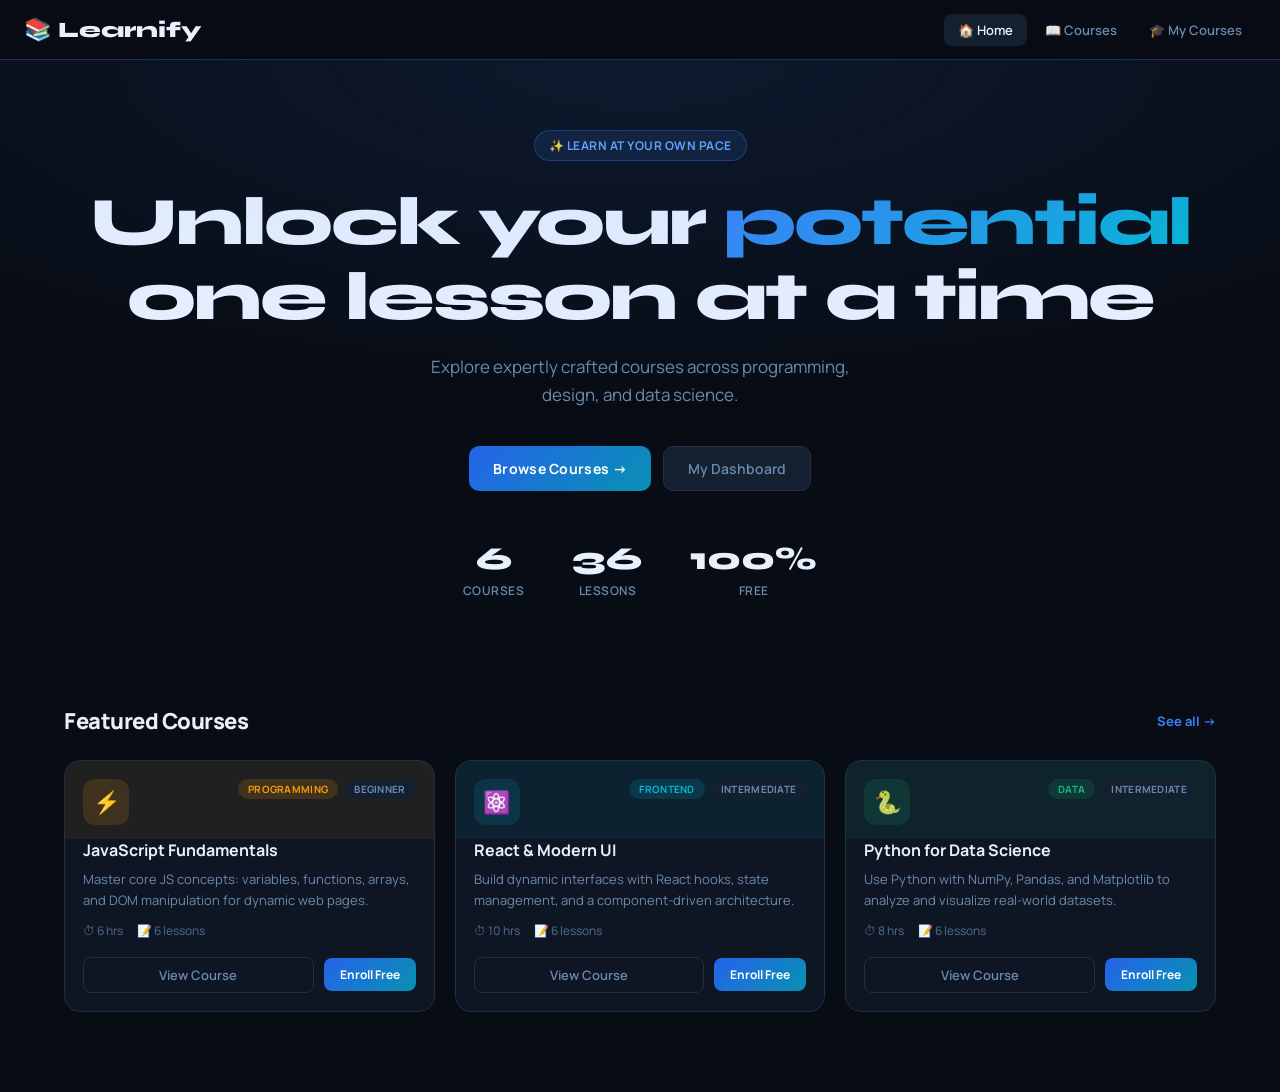
<file: index.html>
<!DOCTYPE html>
<html lang="en">
<head>
<meta charset="UTF-8"/>
<meta name="viewport" content="width=device-width, initial-scale=1.0"/>
<title>Learnify — Online Learning Platform</title>
<link href="https://fonts.googleapis.com/css2?family=Syne:wght@400;600;700;800&family=Manrope:wght@400;500;600;700&display=swap" rel="stylesheet"/>
<style>
  :root {
    --bg: #080c14;
    --surface: #0e1623;
    --surface2: #142030;
    --border: #1e2f47;
    --text: #e8f0fe;
    --muted: #6b8aad;
    --accent: #3b82f6;
    --accent2: #06b6d4;
    --green: #10b981;
    --yellow: #f59e0b;
    --pink: #ec4899;
    --purple: #8b5cf6;
    --orange: #f97316;
  }
  * { box-sizing: border-box; margin: 0; padding: 0; }
  body {
    background: var(--bg);
    color: var(--text);
    font-family: 'Manrope', sans-serif;
    min-height: 100vh;
    overflow-x: hidden;
  }
  h1,h2,h3,h4 { font-family: 'Syne', sans-serif; }

  /* NAV */
  nav {
    position: sticky; top: 0; z-index: 200;
    background: rgba(8,12,20,0.88);
    backdrop-filter: blur(16px);
    border-bottom: 1px solid var(--border);
    padding: 0 24px; height: 60px;
    display: flex; align-items: center; justify-content: space-between;
    max-width: 100%;
  }
  .logo {
    font-family: 'Syne', sans-serif;
    font-size: 22px; font-weight: 800;
    color: var(--text); cursor: pointer;
    display: flex; align-items: center; gap: 8px;
    border: none; background: none;
  }
  .nav-links { display: flex; gap: 4px; }
  .nav-btn {
    background: none; border: none; cursor: pointer;
    color: var(--muted); font-size: 13px; font-weight: 600;
    padding: 7px 14px; border-radius: 8px;
    font-family: 'Manrope', sans-serif;
    transition: all 0.15s; position: relative;
  }
  .nav-btn:hover { color: var(--text); background: var(--surface); }
  .nav-btn.active { color: var(--text); background: var(--surface2); }
  .enroll-count {
    background: var(--accent); color: #fff;
    font-size: 10px; font-weight: 800;
    border-radius: 100px; padding: 1px 6px;
    margin-left: 4px;
  }

  /* PAGES */
  .page { display: none; }
  .page.active { display: block; animation: fadeUp 0.22s ease both; }
  @keyframes fadeUp {
    from { opacity: 0; transform: translateY(10px); }
    to   { opacity: 1; transform: translateY(0); }
  }
  .container { max-width: 1200px; margin: 0 auto; padding: 40px 24px 80px; }

  /* ── BREADCRUMB / BACK BAR ── */
  .page-topbar {
    width: 100%;
    background: rgba(14,22,35,0.7);
    border-bottom: 1px solid var(--border);
    backdrop-filter: blur(8px);
    padding: 0 24px;
    height: 44px;
    display: flex;
    align-items: center;
  }
  .breadcrumb {
    display: flex;
    align-items: center;
    gap: 0;
    font-size: 12px;
    font-weight: 600;
    color: var(--muted);
    list-style: none;
    max-width: 1200px;
    margin: 0 auto;
    width: 100%;
  }
  .breadcrumb li { display: flex; align-items: center; }
  .breadcrumb li + li::before {
    content: '›';
    margin: 0 8px;
    color: #2a4060;
    font-size: 14px;
    font-weight: 400;
  }
  .breadcrumb .bc-link {
    background: none; border: none; cursor: pointer;
    color: var(--muted); font-size: 12px; font-weight: 600;
    font-family: 'Manrope', sans-serif;
    padding: 4px 8px; border-radius: 6px;
    transition: all 0.15s;
    display: flex; align-items: center; gap: 5px;
    text-decoration: none;
  }
  .breadcrumb .bc-link:hover {
    color: var(--accent);
    background: rgba(59,130,246,0.08);
  }
  .breadcrumb .bc-current {
    color: var(--text);
    font-weight: 700;
    padding: 4px 8px;
    white-space: nowrap;
    overflow: hidden;
    text-overflow: ellipsis;
    max-width: 260px;
  }

  /* BACK BUTTON (detail page hero style) */
  .back-fab {
    display: inline-flex; align-items: center; gap: 8px;
    background: var(--surface);
    border: 1px solid var(--border);
    border-radius: 10px;
    color: var(--muted);
    font-size: 13px; font-weight: 700;
    font-family: 'Manrope', sans-serif;
    cursor: pointer;
    padding: 8px 16px;
    margin-bottom: 28px;
    transition: all 0.18s;
  }
  .back-fab:hover {
    color: var(--text);
    border-color: var(--accent);
    background: rgba(59,130,246,0.07);
    transform: translateX(-2px);
  }
  .back-fab .arrow {
    display: inline-flex; align-items: center; justify-content: center;
    width: 20px; height: 20px; border-radius: 6px;
    background: var(--surface2);
    font-size: 14px;
    transition: transform 0.18s;
  }
  .back-fab:hover .arrow { transform: translateX(-2px); }

  /* HERO */
  .hero {
    text-align: center;
    padding: 70px 24px 50px;
    position: relative;
    overflow: hidden;
  }
  .hero::before {
    content: '';
    position: absolute; inset: 0;
    background: radial-gradient(ellipse 80% 60% at 50% 0%, rgba(59,130,246,0.12), transparent);
    pointer-events: none;
  }
  .hero-badge {
    display: inline-flex; align-items: center; gap: 6px;
    background: rgba(59,130,246,0.12);
    border: 1px solid rgba(59,130,246,0.3);
    color: #60a5fa; font-size: 12px; font-weight: 700;
    padding: 6px 14px; border-radius: 100px; margin-bottom: 24px;
    letter-spacing: 0.5px; text-transform: uppercase;
  }
  .hero h1 {
    font-size: clamp(38px,6vw,68px);
    font-weight: 800; line-height: 1.1;
    letter-spacing: -2px; margin-bottom: 18px;
    color: var(--text);
  }
  .hero h1 span {
    background: linear-gradient(135deg, #3b82f6, #06b6d4);
    -webkit-background-clip: text; -webkit-text-fill-color: transparent;
  }
  .hero p {
    color: var(--muted); font-size: 17px;
    max-width: 460px; margin: 0 auto 36px; line-height: 1.7;
  }
  .hero-actions { display: flex; gap: 12px; justify-content: center; flex-wrap: wrap; margin-bottom: 48px; }
  .hero-stats { display: flex; gap: 48px; justify-content: center; }
  .stat-item { text-align: center; }
  .stat-num { display: block; font-family: 'Syne', sans-serif; font-size: 32px; font-weight: 800; color: var(--text); }
  .stat-lbl { font-size: 12px; color: var(--muted); font-weight: 600; text-transform: uppercase; letter-spacing: 0.5px; }

  /* BUTTONS */
  .btn-primary {
    background: linear-gradient(135deg, #2563eb, #0891b2);
    color: #fff; border: none; cursor: pointer;
    padding: 12px 24px; border-radius: 10px;
    font-weight: 700; font-size: 14px;
    font-family: 'Manrope', sans-serif;
    transition: opacity 0.15s, transform 0.15s;
    letter-spacing: 0.3px;
  }
  .btn-primary:hover { opacity: 0.9; transform: translateY(-1px); }
  .btn-ghost {
    background: var(--surface2); color: var(--muted);
    border: 1px solid var(--border); cursor: pointer;
    padding: 12px 24px; border-radius: 10px;
    font-weight: 600; font-size: 14px;
    font-family: 'Manrope', sans-serif;
    transition: all 0.15s;
  }
  .btn-ghost:hover { color: var(--text); border-color: var(--accent); }
  .btn-outline {
    background: none; color: var(--muted);
    border: 1px solid var(--border); cursor: pointer;
    padding: 8px 16px; border-radius: 8px;
    font-weight: 600; font-size: 13px;
    font-family: 'Manrope', sans-serif;
    transition: all 0.15s; flex: 1;
  }
  .btn-outline:hover { color: var(--text); border-color: var(--muted); }
  .btn-sm {
    background: linear-gradient(135deg, #2563eb, #0891b2);
    color: #fff; border: none; cursor: pointer;
    padding: 8px 16px; border-radius: 8px;
    font-weight: 700; font-size: 12px;
    font-family: 'Manrope', sans-serif;
    transition: opacity 0.15s;
  }
  .btn-sm:hover { opacity: 0.85; }
  .enrolled-tag { color: var(--green); font-size: 13px; font-weight: 700; }
  .btn-unenroll {
    background: rgba(239,68,68,0.08); color: #f87171;
    border: 1px solid rgba(239,68,68,0.25); cursor: pointer;
    padding: 7px 14px; border-radius: 8px;
    font-weight: 700; font-size: 12px;
    font-family: 'Manrope', sans-serif;
    transition: all 0.15s;
  }
  .btn-unenroll:hover { background: rgba(239,68,68,0.18); border-color: #f87171; color: #fff; }
  /* Confirm modal */
  .modal-overlay {
    position: fixed; inset: 0; z-index: 1000;
    background: rgba(0,0,0,0.6); backdrop-filter: blur(4px);
    display: flex; align-items: center; justify-content: center;
    opacity: 0; pointer-events: none; transition: opacity 0.2s;
  }
  .modal-overlay.show { opacity: 1; pointer-events: all; }
  .modal {
    background: var(--surface); border: 1px solid var(--border);
    border-radius: 18px; padding: 32px 28px; max-width: 360px; width: 90%;
    text-align: center; transform: scale(0.95); transition: transform 0.2s;
  }
  .modal-overlay.show .modal { transform: scale(1); }
  .modal-icon { font-size: 40px; margin-bottom: 14px; }
  .modal-title { font-family: 'Syne', sans-serif; font-size: 20px; font-weight: 800; color: var(--text); margin-bottom: 8px; }
  .modal-desc { color: var(--muted); font-size: 14px; line-height: 1.6; margin-bottom: 24px; }
  .modal-actions { display: flex; gap: 10px; }
  .modal-cancel {
    flex: 1; background: var(--surface2); color: var(--muted);
    border: 1px solid var(--border); border-radius: 10px;
    padding: 11px; font-weight: 700; font-size: 14px;
    font-family: 'Manrope', sans-serif; cursor: pointer; transition: all 0.15s;
  }
  .modal-cancel:hover { color: var(--text); }
  .modal-confirm {
    flex: 1; background: rgba(239,68,68,0.12); color: #f87171;
    border: 1px solid rgba(239,68,68,0.3); border-radius: 10px;
    padding: 11px; font-weight: 700; font-size: 14px;
    font-family: 'Manrope', sans-serif; cursor: pointer; transition: all 0.15s;
  }
  .modal-confirm:hover { background: rgba(239,68,68,0.25); color: #fff; }

  /* SECTION */
  .section { margin-top: 56px; }
  .section-header { display: flex; justify-content: space-between; align-items: center; margin-bottom: 24px; }
  .section-title { font-size: 22px; font-weight: 800; color: var(--text); letter-spacing: -0.5px; }
  .see-all { background: none; border: none; cursor: pointer; color: var(--accent); font-size: 13px; font-weight: 700; font-family: 'Manrope', sans-serif; }

  /* GRID */
  .grid-3 { display: grid; grid-template-columns: repeat(auto-fill, minmax(300px, 1fr)); gap: 20px; }

  /* COURSE CARD */
  .card {
    background: var(--surface);
    border: 1px solid var(--border);
    border-radius: 16px; overflow: hidden;
    display: flex; flex-direction: column;
    transition: transform 0.2s, border-color 0.2s, box-shadow 0.2s;
  }
  .card:hover {
    transform: translateY(-3px);
    border-color: rgba(59,130,246,0.3);
    box-shadow: 0 12px 40px rgba(0,0,0,0.3);
  }
  .card-top {
    padding: 18px 18px 14px;
    display: flex; justify-content: space-between; align-items: flex-start;
  }
  .emoji-box {
    width: 46px; height: 46px; border-radius: 12px;
    display: flex; align-items: center; justify-content: center;
    font-size: 22px; flex-shrink: 0;
  }
  .card-badges { display: flex; gap: 6px; flex-wrap: wrap; }
  .badge {
    font-size: 10px; font-weight: 700;
    padding: 3px 10px; border-radius: 100px;
    letter-spacing: 0.3px; text-transform: uppercase;
  }
  .badge-gray { background: var(--surface2); color: var(--muted); }
  .card-body { padding: 0 18px 18px; flex: 1; display: flex; flex-direction: column; }
  .card-title { font-size: 16px; font-weight: 700; color: var(--text); margin-bottom: 8px; }
  .card-desc { color: var(--muted); font-size: 13px; line-height: 1.55; margin-bottom: 12px; flex: 1; }
  .card-meta { display: flex; gap: 14px; color: #4a6380; font-size: 12px; font-weight: 500; margin-bottom: 4px; }
  .card-actions { display: flex; gap: 10px; align-items: center; margin-top: 14px; }

  /* PROGRESS */
  .prog-bar { height: 6px; background: var(--surface2); border-radius: 100px; overflow: hidden; margin-top: 10px; }
  .prog-fill { height: 100%; border-radius: 100px; transition: width 0.4s ease; }
  .prog-label { font-size: 11px; color: var(--muted); margin-top: 4px; }

  /* PAGE HEADER */
  .page-header { margin-bottom: 32px; }
  .page-title { font-size: 34px; font-weight: 800; letter-spacing: -1px; color: var(--text); margin-bottom: 6px; }
  .page-sub { color: var(--muted); font-size: 15px; }

  /* TOOLBAR */
  .search-input {
    width: 100%; padding: 12px 16px;
    background: var(--surface); border: 1px solid var(--border);
    border-radius: 10px; color: var(--text); font-size: 14px;
    font-family: 'Manrope', sans-serif; outline: none;
    margin-bottom: 14px; transition: border-color 0.15s;
  }
  .search-input:focus { border-color: var(--accent); }
  .filter-row { display: flex; gap: 8px; flex-wrap: wrap; }
  .chip {
    padding: 6px 14px; border-radius: 100px;
    border: 1px solid var(--border);
    background: none; color: var(--muted);
    cursor: pointer; font-size: 12px; font-weight: 600;
    font-family: 'Manrope', sans-serif;
    transition: all 0.15s;
  }
  .chip:hover { color: var(--text); }
  .chip.active { background: #1d4ed8; border-color: var(--accent); color: #fff; }

  /* DETAIL PAGE */
  .detail-header { display: flex; gap: 28px; margin-bottom: 32px; align-items: flex-start; flex-wrap: wrap; }
  .detail-emoji { width: 76px; height: 76px; border-radius: 20px; font-size: 38px; display: flex; align-items: center; justify-content: center; flex-shrink: 0; }
  .detail-meta { flex: 1; min-width: 240px; }
  .detail-badges { display: flex; gap: 8px; margin-bottom: 12px; flex-wrap: wrap; }
  .detail-title { font-size: 30px; font-weight: 800; letter-spacing: -1px; margin-bottom: 10px; color: var(--text); }
  .detail-desc { color: var(--muted); font-size: 15px; line-height: 1.65; margin-bottom: 20px; }
  .detail-prog-box { background: var(--surface); border: 1px solid var(--border); border-radius: 12px; padding: 16px 20px; margin-bottom: 28px; }
  .detail-prog-top { display: flex; justify-content: space-between; margin-bottom: 8px; }
  .lesson-list { background: var(--surface); border: 1px solid var(--border); border-radius: 16px; overflow: hidden; }
  .lesson-list-title { font-size: 15px; font-weight: 700; padding: 16px 20px; border-bottom: 1px solid var(--border); color: var(--text); }
  .lesson-row {
    display: flex; align-items: center; justify-content: space-between;
    padding: 13px 20px; border-bottom: 1px solid rgba(30,47,71,0.5);
    transition: background 0.15s;
  }
  .lesson-row:last-child { border-bottom: none; }
  .lesson-row.done { background: rgba(16,185,129,0.05); }
  .lesson-left { display: flex; align-items: center; gap: 12px; }
  .lesson-num {
    width: 28px; height: 28px; border-radius: 8px;
    background: var(--surface2); color: var(--muted);
    display: flex; align-items: center; justify-content: center;
    font-size: 11px; font-weight: 700; flex-shrink: 0;
    transition: all 0.2s;
  }
  .lesson-num.done { background: rgba(16,185,129,0.15); color: var(--green); }
  .lesson-name { font-size: 14px; transition: color 0.2s; }
  .lesson-name.done { color: var(--green); }
  .lesson-btn {
    background: var(--surface2); color: var(--muted);
    border: none; border-radius: 7px; padding: 5px 12px;
    font-size: 11px; font-weight: 700; cursor: pointer;
    font-family: 'Manrope', sans-serif; white-space: nowrap;
    transition: all 0.15s;
  }
  .lesson-btn:hover { color: var(--text); }
  .lesson-btn.done { background: rgba(16,185,129,0.12); color: var(--green); }
  .lock-tag { color: #2a4060; font-size: 12px; }

  /* DASHBOARD */
  .empty-dash { text-align: center; padding: 80px 0; }
  .empty-dash .big-icon { font-size: 64px; margin-bottom: 16px; }
  .empty-dash h2 { color: var(--text); margin-bottom: 8px; font-size: 22px; }
  .empty-dash p { color: var(--muted); }
  .dash-stats { display: grid; grid-template-columns: repeat(3, 1fr); gap: 16px; margin-bottom: 32px; }
  .dash-stat { background: var(--surface); border: 1px solid var(--border); border-radius: 14px; padding: 20px; text-align: center; }
  .dash-stat-icon { font-size: 26px; margin-bottom: 8px; }
  .dash-stat-val { font-family: 'Syne', sans-serif; font-size: 28px; font-weight: 800; color: var(--text); margin-bottom: 4px; }
  .dash-stat-lbl { font-size: 11px; color: var(--muted); font-weight: 600; text-transform: uppercase; letter-spacing: 0.4px; }
  .dash-card {
    background: var(--surface); border: 1px solid var(--border);
    border-radius: 14px; padding: 20px; cursor: pointer;
    transition: border-color 0.15s, transform 0.15s;
  }
  .dash-card:hover { border-color: rgba(59,130,246,0.35); transform: translateY(-2px); }
  .dash-card-top { display: flex; align-items: center; gap: 12px; margin-bottom: 14px; }
  .dash-card-info { flex: 1; }
  .dash-card-title { font-weight: 700; font-size: 15px; color: var(--text); margin-bottom: 2px; }
  .dash-card-meta { font-size: 12px; color: var(--muted); }
  .done-badge { background: rgba(16,185,129,0.12); color: var(--green); font-size: 10px; font-weight: 800; padding: 3px 10px; border-radius: 100px; text-transform: uppercase; letter-spacing: 0.3px; margin-left: auto; }
  .dash-prog-footer { display: flex; justify-content: space-between; margin-top: 6px; }
  .view-link { color: var(--accent); font-size: 11px; font-weight: 700; }

  /* EMPTY / ERROR */
  .no-results { text-align: center; color: var(--muted); padding: 60px 0; font-size: 15px; }

  /* TOAST */
  #toast {
    position: fixed; bottom: 24px; right: 24px; z-index: 9999;
    color: #fff; padding: 12px 20px; border-radius: 10px;
    font-weight: 700; font-size: 13px; font-family: 'Manrope', sans-serif;
    box-shadow: 0 8px 32px rgba(0,0,0,0.4);
    transform: translateY(80px); opacity: 0;
    transition: all 0.3s ease; pointer-events: none;
  }
  #toast.show { transform: translateY(0); opacity: 1; }

  /* RESPONSIVE */
  @media (max-width: 640px) {
    .hero h1 { font-size: 34px; letter-spacing: -1px; }
    .hero-stats { gap: 24px; }
    .dash-stats { grid-template-columns: repeat(3,1fr); gap: 10px; }
    .dash-stat { padding: 14px 10px; }
    .dash-stat-val { font-size: 22px; }
    .detail-title { font-size: 24px; }
    .breadcrumb .bc-current { max-width: 120px; }
  }
  @media (max-width: 480px) {
    .nav-btn span.nav-label { display: none; }
    .hero-stats { flex-direction: row; }
    .dash-stats { grid-template-columns: repeat(3,1fr); }
  }
</style>
</head>
<body>

<!-- NAV -->
<nav>
  <button class="logo" onclick="showPage('home')">📚 Learnify</button>
  <div class="nav-links">
    <button class="nav-btn active" id="nav-home" onclick="showPage('home')"><span class="nav-label">🏠 Home</span></button>
    <button class="nav-btn" id="nav-courses" onclick="showPage('courses')"><span class="nav-label">📖 Courses</span></button>
    <button class="nav-btn" id="nav-dashboard" onclick="showPage('dashboard')">🎓 My Courses<span class="enroll-count" id="enroll-count" style="display:none">0</span></button>
  </div>
</nav>

<!-- TOAST -->
<div id="toast"></div>

<!-- UNENROLL CONFIRM MODAL -->
<div class="modal-overlay" id="unenroll-modal">
  <div class="modal">
    <div class="modal-icon">⚠️</div>
    <div class="modal-title">Unenroll from course?</div>
    <div class="modal-desc">Your progress will be lost and you'll need to re-enroll to continue learning.</div>
    <div class="modal-actions">
      <button class="modal-cancel" onclick="closeUnenrollModal()">Keep Enrolled</button>
      <button class="modal-confirm" onclick="confirmUnenroll()">Yes, Unenroll</button>
    </div>
  </div>
</div>

<!-- ===================== HOME PAGE ===================== -->
<div class="page active" id="page-home">
  <!-- No topbar on home — it IS the root -->
  <div class="hero">
    <div class="hero-badge">✨ Learn at your own pace</div>
    <h1>Unlock your <span>potential</span><br>one lesson at a time</h1>
    <p>Explore expertly crafted courses across programming, design, and data science.</p>
    <div class="hero-actions">
      <button class="btn-primary" onclick="showPage('courses')">Browse Courses →</button>
      <button class="btn-ghost" onclick="showPage('dashboard')">My Dashboard</button>
    </div>
    <div class="hero-stats">
      <div class="stat-item"><span class="stat-num">6</span><span class="stat-lbl">Courses</span></div>
      <div class="stat-item"><span class="stat-num">36</span><span class="stat-lbl">Lessons</span></div>
      <div class="stat-item"><span class="stat-num">100%</span><span class="stat-lbl">Free</span></div>
    </div>
  </div>
  <div class="container" style="padding-top:0">
    <div class="section">
      <div class="section-header">
        <div class="section-title">Featured Courses</div>
        <button class="see-all" onclick="showPage('courses')">See all →</button>
      </div>
      <div class="grid-3" id="featured-grid"></div>
    </div>
  </div>
</div>

<!-- ===================== COURSES PAGE ===================== -->
<div class="page" id="page-courses">
  <!-- Topbar with breadcrumb -->
  <div class="page-topbar">
    <nav class="breadcrumb" aria-label="breadcrumb">
      <li>
        <button class="bc-link" onclick="showPage('home')" title="Go home">
          <span>🏠</span> Home
        </button>
      </li>
      <li><span class="bc-current">All Courses</span></li>
    </nav>
  </div>
  <div class="container">
    <div class="page-header">
      <h1 class="page-title">All Courses</h1>
      <p class="page-sub">Find the perfect course to level up your skills</p>
    </div>
    <input class="search-input" id="search-input" placeholder="🔍  Search courses..." oninput="renderCourses()"/>
    <div class="filter-row" id="filter-row"></div>
    <div style="margin-top:24px" class="grid-3" id="courses-grid"></div>
    <div class="no-results" id="no-results" style="display:none">😕 No courses found. Try a different search.</div>
  </div>
</div>

<!-- ===================== DASHBOARD PAGE ===================== -->
<div class="page" id="page-dashboard">
  <!-- Topbar with breadcrumb -->
  <div class="page-topbar">
    <nav class="breadcrumb" aria-label="breadcrumb">
      <li>
        <button class="bc-link" onclick="showPage('home')" title="Go home">
          <span>🏠</span> Home
        </button>
      </li>
      <li><span class="bc-current">My Dashboard</span></li>
    </nav>
  </div>
  <div class="container">
    <div class="page-header">
      <h1 class="page-title">My Dashboard</h1>
      <p class="page-sub" id="dash-sub">0 courses enrolled</p>
    </div>
    <div id="dash-empty" class="empty-dash" style="display:none">
      <div class="big-icon">🎓</div>
      <h2>No courses yet</h2>
      <p>Enroll in a course to start tracking your progress.</p>
      <br>
      <button class="btn-primary" onclick="showPage('courses')" style="margin-top:8px">Browse Courses →</button>
    </div>
    <div id="dash-content" style="display:none">
      <div class="dash-stats">
        <div class="dash-stat"><div class="dash-stat-icon">📚</div><div class="dash-stat-val" id="ds-enrolled">0</div><div class="dash-stat-lbl">Enrolled</div></div>
        <div class="dash-stat"><div class="dash-stat-icon">✅</div><div class="dash-stat-val" id="ds-done">0</div><div class="dash-stat-lbl">Lessons Done</div></div>
        <div class="dash-stat"><div class="dash-stat-icon">🎯</div><div class="dash-stat-val" id="ds-pct">0%</div><div class="dash-stat-lbl">Progress</div></div>
      </div>
      <div class="grid-3" id="dash-grid"></div>
    </div>
  </div>
</div>

<!-- ===================== DETAIL PAGE ===================== -->
<div class="page" id="page-detail">
  <!-- Dynamic breadcrumb injected here -->
  <div class="page-topbar" id="detail-topbar"></div>
  <div class="container">
    <!-- Pill-style back button inside content area -->
    <button class="back-fab" id="back-fab-btn" onclick="goBack()">
      <span class="arrow">←</span>
      <span id="back-fab-label">Back to Courses</span>
    </button>

    <div class="detail-header">
      <div class="detail-emoji" id="d-emoji"></div>
      <div class="detail-meta">
        <div class="detail-badges" id="d-badges"></div>
        <div class="detail-title" id="d-title"></div>
        <div class="detail-desc" id="d-desc"></div>
        <div id="d-action"></div>
      </div>
    </div>
    <div class="detail-prog-box" id="d-prog-box" style="display:none">
      <div class="detail-prog-top">
        <span style="font-weight:700;font-size:14px;color:var(--text)">Your Progress</span>
        <span id="d-prog-pct" style="font-weight:800;font-size:14px"></span>
      </div>
      <div class="prog-bar"><div class="prog-fill" id="d-prog-fill"></div></div>
    </div>
    <div class="lesson-list">
      <div class="lesson-list-title">Course Lessons</div>
      <div id="d-lessons"></div>
    </div>
  </div>
</div>

<script>
// ===================== DATA =====================
const COURSES = [
  { id:1, title:"JavaScript Fundamentals", desc:"Master core JS concepts: variables, functions, arrays, and DOM manipulation for dynamic web pages.", duration:"6 hrs", category:"Programming", level:"Beginner", color:"#f59e0b", emoji:"⚡", lessons:["Variables & Data Types","Functions & Scope","Arrays & Objects","DOM Manipulation","Event Handling","Async JavaScript"] },
  { id:2, title:"React & Modern UI", desc:"Build dynamic interfaces with React hooks, state management, and a component-driven architecture.", duration:"10 hrs", category:"Frontend", level:"Intermediate", color:"#06b6d4", emoji:"⚛️", lessons:["Intro to React","JSX & Components","useState Hook","useEffect Hook","Props & Context","Building Apps"] },
  { id:3, title:"Python for Data Science", desc:"Use Python with NumPy, Pandas, and Matplotlib to analyze and visualize real-world datasets.", duration:"8 hrs", category:"Data", level:"Intermediate", color:"#10b981", emoji:"🐍", lessons:["Python Basics","NumPy Arrays","Pandas DataFrames","Data Cleaning","Matplotlib Visuals","ML Introduction"] },
  { id:4, title:"UI/UX Design Principles", desc:"Learn visual design fundamentals, color theory, typography, and user-centered design thinking.", duration:"5 hrs", category:"Design", level:"Beginner", color:"#ec4899", emoji:"🎨", lessons:["Design Thinking","Color Theory","Typography","Layout & Grid","Prototyping","User Testing"] },
  { id:5, title:"Node.js & REST APIs", desc:"Build scalable backend applications and RESTful APIs using Node.js, Express, and databases.", duration:"9 hrs", category:"Backend", level:"Intermediate", color:"#8b5cf6", emoji:"🖥️", lessons:["Node.js Basics","Express Setup","REST Concepts","Database Basics","Auth & JWT","Deployment"] },
  { id:6, title:"CSS Mastery", desc:"Deep dive into modern CSS: Flexbox, Grid, animations, custom properties, and responsive patterns.", duration:"4 hrs", category:"Frontend", level:"Beginner", color:"#f97316", emoji:"🎭", lessons:["Selectors & Box Model","Flexbox","CSS Grid","Animations","Responsive Design","CSS Variables"] },
];

const STORAGE_KEY = "learnify_v1";
let userData = loadData();
let currentCourse = null;
let prevPage = "courses";
let activeFilter = "All";

function loadData() {
  try { const d = localStorage.getItem(STORAGE_KEY); return d ? JSON.parse(d) : { enrolled:{}, progress:{} }; }
  catch { return { enrolled:{}, progress:{} }; }
}
function saveData() {
  try { localStorage.setItem(STORAGE_KEY, JSON.stringify(userData)); } catch {}
}

// ===================== HELPERS =====================
function getPct(id) {
  const p = userData.progress[id];
  if (!p || !p.length) return 0;
  return Math.round((p.filter(Boolean).length / p.length) * 100);
}
function enrolledCourses() { return COURSES.filter(c => userData.enrolled[c.id]); }

function showToast(msg, color="#10b981") {
  const t = document.getElementById("toast");
  t.textContent = msg;
  t.style.background = color;
  t.classList.add("show");
  setTimeout(() => t.classList.remove("show"), 2600);
}

function enrollIn(id) {
  if (userData.enrolled[id]) return;
  const c = COURSES.find(x => x.id === id);
  userData.enrolled[id] = true;
  userData.progress[id] = new Array(c.lessons.length).fill(false);
  saveData();
  updateNavCount();
  showToast(`Enrolled in "${c.title}" 🎉`);
  renderAll();
}

let unenrollTargetId = null;
function askUnenroll(id) {
  unenrollTargetId = id;
  document.getElementById("unenroll-modal").classList.add("show");
}
function closeUnenrollModal() {
  document.getElementById("unenroll-modal").classList.remove("show");
  unenrollTargetId = null;
}
function confirmUnenroll() {
  if (!unenrollTargetId) return;
  const c = COURSES.find(x => x.id === unenrollTargetId);
  delete userData.enrolled[unenrollTargetId];
  delete userData.progress[unenrollTargetId];
  saveData();
  updateNavCount();
  closeUnenrollModal();
  showToast(`Unenrolled from "${c.title}"`, "#ef4444");
  renderAll();
  // If we're on detail page, refresh it
  if (currentCourse && currentCourse.id === unenrollTargetId) refreshDetail();
}

function toggleLesson(courseId, idx) {
  userData.progress[courseId][idx] = !userData.progress[courseId][idx];
  saveData();
  refreshDetail();
  renderDashboard();
}

function updateNavCount() {
  const n = enrolledCourses().length;
  const el = document.getElementById("enroll-count");
  el.textContent = n;
  el.style.display = n > 0 ? "inline" : "none";
}

// ===================== BACK NAVIGATION =====================
// Maps page names to human-readable labels and icons
const PAGE_META = {
  home:      { label: "Home",         icon: "🏠" },
  courses:   { label: "All Courses",  icon: "📖" },
  dashboard: { label: "My Dashboard", icon: "🎓" },
};

function goBack() {
  showPage(prevPage === "detail" ? "courses" : prevPage);
}

// Build the breadcrumb for the detail page dynamically
function buildDetailBreadcrumb(course) {
  const parentMeta = PAGE_META[prevPage] || PAGE_META.courses;
  const topbar = document.getElementById("detail-topbar");
  topbar.innerHTML = `
    <nav class="breadcrumb" aria-label="breadcrumb">
      <li>
        <button class="bc-link" onclick="showPage('home')" title="Go home">
          <span>🏠</span> Home
        </button>
      </li>
      ${prevPage !== 'home' ? `
      <li>
        <button class="bc-link" onclick="showPage('${prevPage}')" title="Back to ${parentMeta.label}">
          <span>${parentMeta.icon}</span> ${parentMeta.label}
        </button>
      </li>` : ''}
      <li><span class="bc-current" title="${course.title}">${course.title}</span></li>
    </nav>`;

  // Also update the pill-style back button label
  const backLabel = document.getElementById("back-fab-label");
  backLabel.textContent = `Back to ${parentMeta.label}`;
}

// ===================== NAVIGATION =====================
function showPage(name) {
  document.querySelectorAll(".page").forEach(p => p.classList.remove("active"));
  document.querySelectorAll(".nav-btn").forEach(b => b.classList.remove("active"));
  document.getElementById("page-" + name).classList.add("active");
  const nb = document.getElementById("nav-" + name);
  if (nb) nb.classList.add("active");
  if (name === "courses") renderCourses();
  if (name === "dashboard") renderDashboard();
  if (name === "home") renderFeatured();
  window.scrollTo(0, 0);
}

function openDetail(id) {
  // Remember which page we came from (but skip "detail" itself)
  const currentActive = document.querySelector(".page.active");
  if (currentActive && currentActive.id !== "page-detail") {
    prevPage = currentActive.id.replace("page-", "");
  }
  currentCourse = COURSES.find(c => c.id === id);
  document.querySelectorAll(".page").forEach(p => p.classList.remove("active"));
  document.querySelectorAll(".nav-btn").forEach(b => b.classList.remove("active"));
  document.getElementById("page-detail").classList.add("active");
  buildDetailBreadcrumb(currentCourse);
  refreshDetail();
  window.scrollTo(0, 0);
}

// ===================== RENDER HELPERS =====================
function cardHTML(c, showProgress) {
  const enrolled = !!userData.enrolled[c.id];
  const pct = getPct(c.id);
  const done = userData.progress[c.id]?.filter(Boolean).length || 0;
  const progHtml = enrolled && showProgress ? `
    <div class="prog-bar" style="margin-top:10px"><div class="prog-fill" style="width:${pct}%;background:${c.color}"></div></div>
    <div class="prog-label">${pct}% complete</div>` : "";
  const actionHtml = enrolled
    ? `<button class="btn-unenroll" onclick="event.stopPropagation();askUnenroll(${c.id})">✕ Unenroll</button>`
    : `<button class="btn-sm" onclick="event.stopPropagation();enrollIn(${c.id})">Enroll Free</button>`;
  return `
  <div class="card" onclick="openDetail(${c.id})">
    <div class="card-top" style="background:${c.color}14">
      <div class="emoji-box" style="background:${c.color}22;color:${c.color}">${c.emoji}</div>
      <div class="card-badges">
        <span class="badge" style="background:${c.color}25;color:${c.color}">${c.category}</span>
        <span class="badge badge-gray">${c.level}</span>
      </div>
    </div>
    <div class="card-body">
      <div class="card-title">${c.title}</div>
      <div class="card-desc">${c.desc}</div>
      <div class="card-meta"><span>⏱ ${c.duration}</span><span>📝 ${c.lessons.length} lessons</span></div>
      ${progHtml}
      <div class="card-actions">
        <button class="btn-outline" onclick="event.stopPropagation();openDetail(${c.id})">View Course</button>
        ${actionHtml}
      </div>
    </div>
  </div>`;
}

// ===================== FEATURED =====================
function renderFeatured() {
  document.getElementById("featured-grid").innerHTML = COURSES.slice(0,3).map(c => cardHTML(c, true)).join("");
}

// ===================== COURSES PAGE =====================
function buildFilters() {
  const cats = ["All", ...new Set(COURSES.map(c => c.category))];
  document.getElementById("filter-row").innerHTML = cats.map(cat =>
    `<button class="chip ${cat === activeFilter ? 'active' : ''}" onclick="setFilter('${cat}')">${cat}</button>`
  ).join("");
}

function setFilter(cat) {
  activeFilter = cat;
  renderCourses();
}

function renderCourses() {
  buildFilters();
  const q = document.getElementById("search-input").value.toLowerCase();
  const filtered = COURSES.filter(c => {
    const ms = c.title.toLowerCase().includes(q) || c.desc.toLowerCase().includes(q);
    const mf = activeFilter === "All" || c.category === activeFilter;
    return ms && mf;
  });
  const grid = document.getElementById("courses-grid");
  const empty = document.getElementById("no-results");
  if (filtered.length === 0) { grid.innerHTML = ""; empty.style.display = "block"; }
  else { grid.innerHTML = filtered.map(c => cardHTML(c, true)).join(""); empty.style.display = "none"; }
}

// ===================== DASHBOARD =====================
function renderDashboard() {
  const ec = enrolledCourses();
  const n = ec.length;
  document.getElementById("dash-sub").textContent = n + " course" + (n !== 1 ? "s" : "") + " enrolled";
  const empty = document.getElementById("dash-empty");
  const content = document.getElementById("dash-content");
  if (n === 0) { empty.style.display = "block"; content.style.display = "none"; return; }
  empty.style.display = "none"; content.style.display = "block";
  const totalL = ec.reduce((a,c) => a + c.lessons.length, 0);
  const doneL = ec.reduce((a,c) => a + (userData.progress[c.id]?.filter(Boolean).length||0), 0);
  const ovPct = totalL > 0 ? Math.round(doneL/totalL*100) : 0;
  document.getElementById("ds-enrolled").textContent = n;
  document.getElementById("ds-done").textContent = doneL;
  document.getElementById("ds-pct").textContent = ovPct + "%";
  document.getElementById("dash-grid").innerHTML = ec.map(c => {
    const pct = getPct(c.id);
    const done = userData.progress[c.id]?.filter(Boolean).length || 0;
    const doneBadge = pct === 100 ? `<span class="done-badge">✓ Done</span>` : "";
    return `<div class="dash-card" onclick="openDetail(${c.id})">
      <div class="dash-card-top">
        <div class="emoji-box" style="background:${c.color}22;color:${c.color};width:44px;height:44px;font-size:20px">${c.emoji}</div>
        <div class="dash-card-info">
          <div class="dash-card-title">${c.title}</div>
          <div class="dash-card-meta">${done}/${c.lessons.length} lessons</div>
        </div>
        ${doneBadge}
      </div>
      <div class="prog-bar"><div class="prog-fill" style="width:${pct}%;background:${c.color}"></div></div>
      <div class="dash-prog-footer">
        <span class="prog-label">${pct}% complete</span>
        <span class="view-link">View →</span>
      </div>
    </div>`;
  }).join("");
}

// ===================== DETAIL PAGE =====================
function refreshDetail() {
  const c = currentCourse;
  if (!c) return;
  const enrolled = !!userData.enrolled[c.id];
  const progress = userData.progress[c.id] || [];
  const pct = getPct(c.id);
  document.getElementById("d-emoji").textContent = c.emoji;
  document.getElementById("d-emoji").style.background = c.color + "22";
  document.getElementById("d-emoji").style.color = c.color;
  document.getElementById("d-badges").innerHTML = `
    <span class="badge" style="background:${c.color}25;color:${c.color}">${c.category}</span>
    <span class="badge badge-gray">${c.level}</span>
    <span class="badge badge-gray">⏱ ${c.duration}</span>`;
  document.getElementById("d-title").textContent = c.title;
  document.getElementById("d-desc").textContent = c.desc;
  document.getElementById("d-action").innerHTML = enrolled
    ? `<div style="display:flex;align-items:center;gap:12px">
        <span style="color:var(--green);font-weight:800;font-size:15px">✓ Enrolled</span>
        <span style="color:var(--muted);font-size:14px">${pct}% complete</span>
        <button class="btn-unenroll" onclick="askUnenroll(${c.id})">✕ Unenroll</button>
       </div>`
    : `<button class="btn-primary" onclick="enrollIn(${c.id})">Enroll Now — It's Free</button>`;
  const pb = document.getElementById("d-prog-box");
  if (enrolled) {
    pb.style.display = "block";
    document.getElementById("d-prog-pct").textContent = pct + "%";
    document.getElementById("d-prog-pct").style.color = c.color;
    document.getElementById("d-prog-fill").style.width = pct + "%";
    document.getElementById("d-prog-fill").style.background = c.color;
  } else { pb.style.display = "none"; }
  document.getElementById("d-lessons").innerHTML = c.lessons.map((lesson, idx) => {
    const done = enrolled && progress[idx];
    const btnHtml = enrolled
      ? `<button class="lesson-btn ${done ? 'done' : ''}" onclick="toggleLesson(${c.id},${idx})">${done ? 'Mark Incomplete' : 'Complete'}</button>`
      : `<span class="lock-tag">🔒 Enroll to unlock</span>`;
    return `<div class="lesson-row ${done ? 'done' : ''}">
      <div class="lesson-left">
        <div class="lesson-num ${done ? 'done' : ''}">${done ? '✓' : idx+1}</div>
        <span class="lesson-name ${done ? 'done' : ''}">${lesson}</span>
      </div>
      ${btnHtml}
    </div>`;
  }).join("");
}

// ===================== INIT =====================
function renderAll() { renderFeatured(); renderCourses(); renderDashboard(); }

updateNavCount();
renderAll();
buildFilters();
</script>
</body>
</html>
</file>
